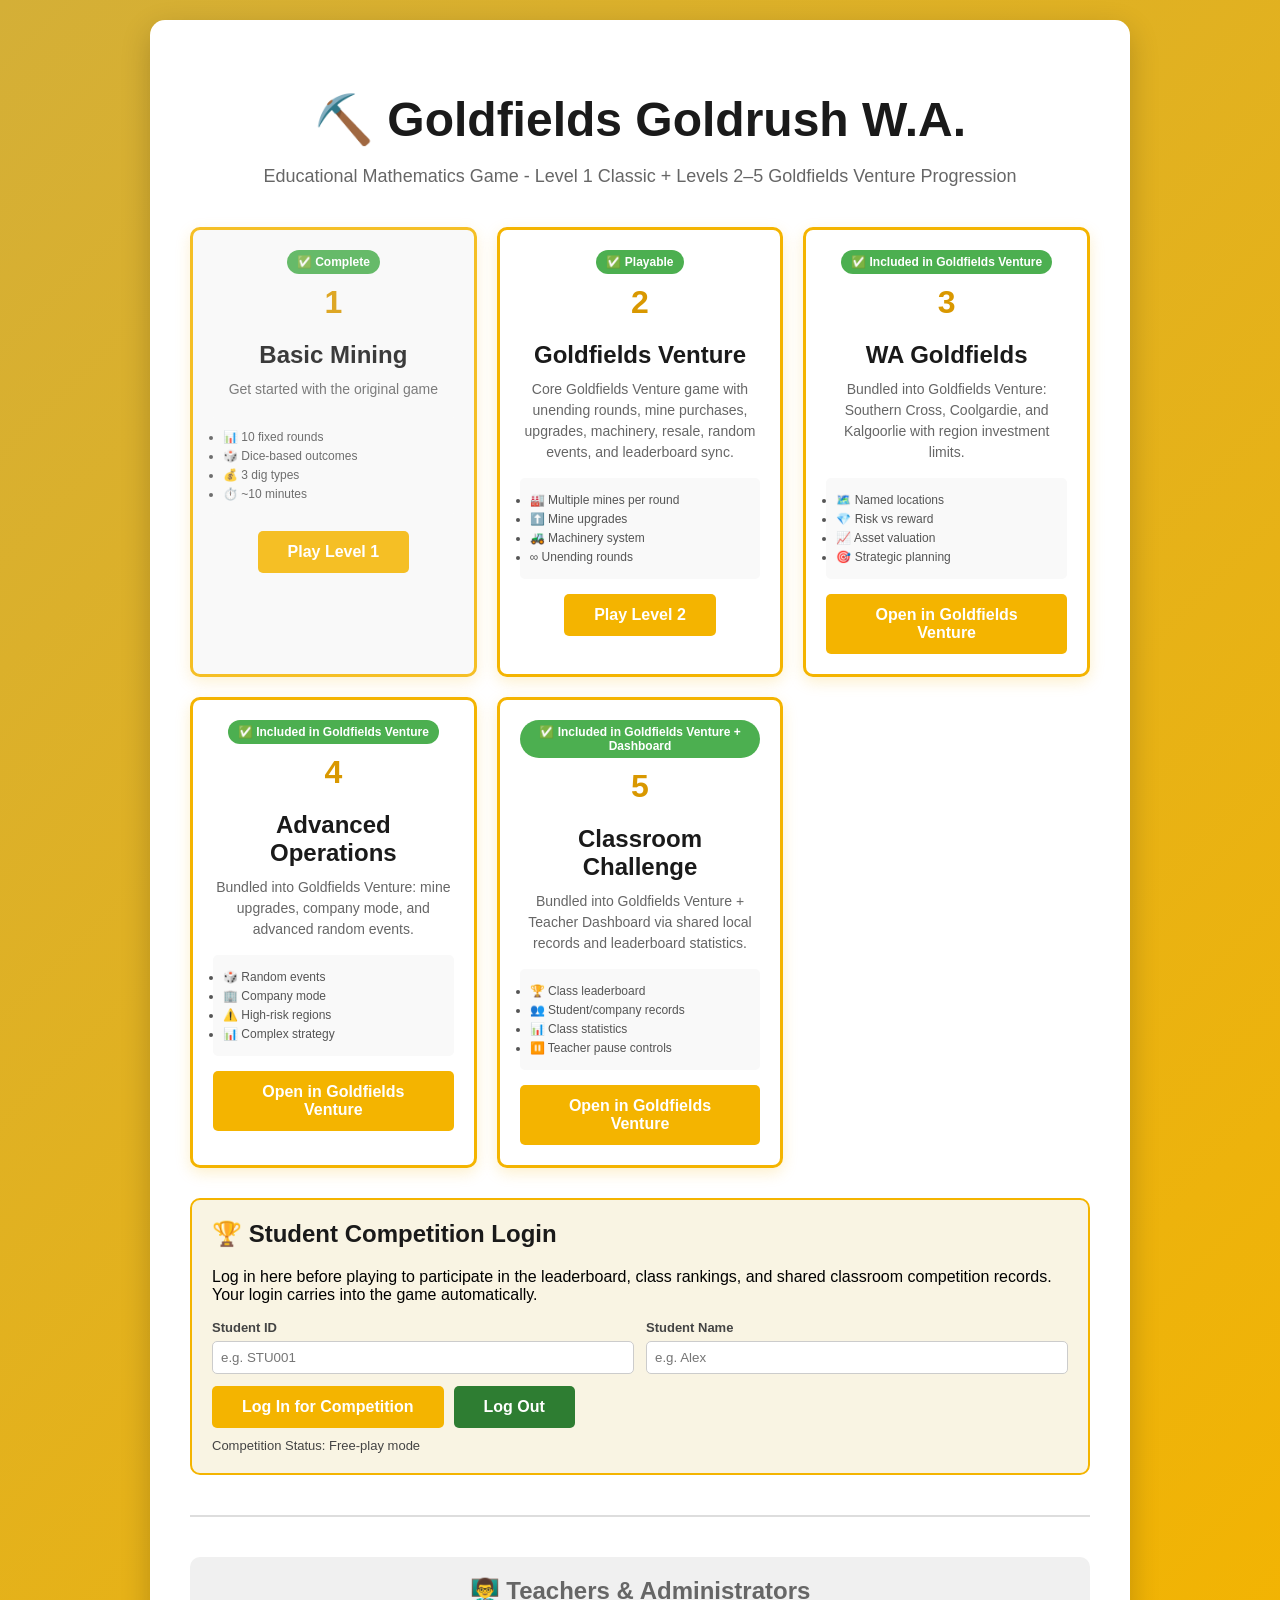
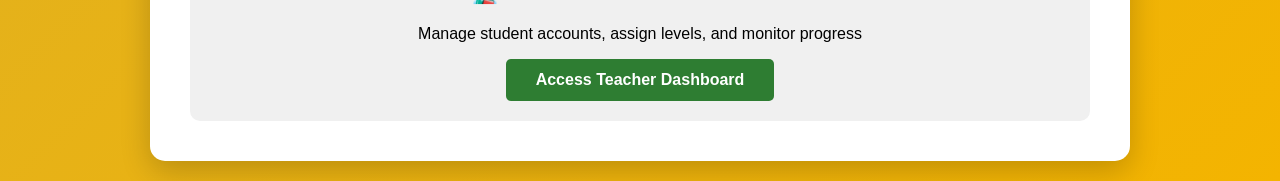
<file: index.html>
<!DOCTYPE html>
<html lang="en">
<head>
    <meta charset="UTF-8">
    <meta name="viewport" content="width=device-width, initial-scale=1.0">
    <title>Goldfields Goldrush W.A. - Level Selector</title>
    <style>
        body {
            font-family: Arial, sans-serif;
            background: linear-gradient(135deg, #d4af37 0%, #f4b400 100%);
            min-height: 100vh;
            margin: 0;
            padding: 20px;
        }

        .skip-link {
            position: absolute;
            top: -40px;
            left: 10px;
            background: #1a73e8;
            color: #fff;
            padding: 8px 12px;
            border-radius: 4px;
            text-decoration: none;
            z-index: 1000;
        }

        .skip-link:focus {
            top: 10px;
        }

        .container {
            max-width: 900px;
            margin: auto;
            background: white;
            padding: 40px;
            border-radius: 15px;
            box-shadow: 0 10px 30px rgba(0,0,0,0.2);
        }

        h1 {
            text-align: center;
            color: #1a1a1a;
            font-size: 48px;
            margin-bottom: 10px;
        }

        .subtitle {
            text-align: center;
            color: #666;
            font-size: 18px;
            margin-bottom: 40px;
        }

        .levels-grid {
            display: grid;
            grid-template-columns: repeat(auto-fit, minmax(280px, 1fr));
            gap: 20px;
            margin-bottom: 30px;
        }

        .level-card {
            background: white;
            border: 3px solid #f4b400;
            border-radius: 10px;
            padding: 20px;
            text-align: center;
            transition: all 0.3s ease;
            cursor: pointer;
            box-shadow: 0 5px 15px rgba(244, 180, 0, 0.2);
        }

        .level-card:hover {
            transform: translateY(-5px);
            box-shadow: 0 10px 25px rgba(244, 180, 0, 0.4);
            border-color: #d99800;
        }

        .level-card.archived {
            opacity: 0.85;
            background: #f9f9f9;
        }

        .level-card.coming-soon {
            opacity: 0.6;
            cursor: not-allowed;
            background: #f0f0f0;
        }

        .level-number {
            font-size: 32px;
            font-weight: bold;
            color: #d99800;
            margin-bottom: 10px;
        }

        .level-title {
            font-size: 24px;
            font-weight: bold;
            color: #1a1a1a;
            margin-bottom: 10px;
        }

        .level-description {
            color: #666;
            font-size: 14px;
            margin-bottom: 15px;
            line-height: 1.5;
        }

        .level-features {
            text-align: left;
            background: #f9f9f9;
            padding: 10px;
            border-radius: 5px;
            margin-bottom: 15px;
            font-size: 12px;
            color: #555;
        }

        .level-features li {
            margin: 5px 0;
        }

        .btn-play {
            display: inline-block;
            text-decoration: none;
            background: #f4b400;
            color: white;
            border: none;
            padding: 12px 30px;
            border-radius: 5px;
            font-size: 16px;
            font-weight: bold;
            cursor: pointer;
            transition: all 0.3s ease;
        }

        .btn-play:hover {
            background: #d99800;
            transform: scale(1.05);
        }

        .btn-play:focus-visible,
        .btn-teacher:focus-visible {
            outline: 3px solid #1a73e8;
            outline-offset: 2px;
        }

        .status-badge {
            display: inline-block;
            padding: 5px 10px;
            border-radius: 20px;
            font-size: 12px;
            font-weight: bold;
            margin-bottom: 10px;
        }

        .status-complete {
            background: #4caf50;
            color: white;
        }

        .status-archived {
            background: #ff9800;
            color: white;
        }

        .status-coming {
            background: #999;
            color: white;
        }

        .divider {
            margin: 40px 0;
            border: none;
            border-top: 2px solid #ddd;
        }

        .admin-section {
            background: #f0f0f0;
            padding: 20px;
            border-radius: 10px;
            text-align: center;
        }

        .competition-login {
            background: #f9f4e3;
            border: 2px solid #f4b400;
            border-radius: 10px;
            padding: 20px;
            margin-top: 10px;
        }

        .competition-login h2 {
            margin-top: 0;
            color: #1a1a1a;
        }

        .login-grid {
            display: grid;
            grid-template-columns: repeat(auto-fit, minmax(220px, 1fr));
            gap: 12px;
            margin: 12px 0;
        }

        .login-grid label {
            font-size: 13px;
            color: #444;
            font-weight: bold;
        }

        .login-grid input {
            width: 100%;
            margin-top: 6px;
            padding: 8px;
            border: 1px solid #ccc;
            border-radius: 5px;
            box-sizing: border-box;
        }

        .login-actions {
            display: flex;
            gap: 10px;
            flex-wrap: wrap;
            margin-bottom: 10px;
        }

        .login-actions .btn-play,
        .login-actions .btn-teacher {
            width: auto;
        }

        #competitionLoginMessage {
            margin: 0;
            color: #444;
            font-size: 13px;
        }

        .admin-section h2 {
            color: #666;
            margin-top: 0;
        }

        .btn-teacher {
            display: inline-block;
            text-decoration: none;
            background: #2e7d32;
            color: white;
            border: none;
            padding: 12px 30px;
            border-radius: 5px;
            font-size: 16px;
            font-weight: bold;
            cursor: pointer;
            transition: all 0.3s ease;
        }

        .btn-teacher:hover {
            background: #1b5e20;
            transform: scale(1.05);
        }

        @media (max-width: 600px) {
            .container {
                padding: 20px;
            }

            h1 {
                font-size: 36px;
            }

            .levels-grid {
                grid-template-columns: 1fr;
            }
        }
    </style>
</head>
<body>
    <a class="skip-link" href="#main-content">Skip to main content</a>

    <div class="container">
        <header>
            <h1>⛏️ Goldfields Goldrush W.A.</h1>
            <p class="subtitle">Educational Mathematics Game - Level 1 Classic + Levels 2–5 Goldfields Venture Progression</p>
        </header>

        <main id="main-content">
            <section aria-label="Game levels" class="levels-grid">
                <!-- LEVEL 1: Basic Mining -->
                <article class="level-card archived">
                    <span class="status-badge status-complete">✅ Complete</span>
                    <div class="level-number">1</div>
                    <h2 class="level-title">Basic Mining</h2>
                    <div class="level-description">Get started with the original game</div>
                    <ul class="level-features">
                        <li>📊 10 fixed rounds</li>
                        <li>🎲 Dice-based outcomes</li>
                        <li>💰 3 dig types</li>
                        <li>⏱️ ~10 minutes</li>
                    </ul>
                    <a class="btn-play" href="levels/level-1-basic/index.html">Play Level 1</a>
                </article>

                <!-- LEVEL 2: Goldfields Venture -->
                <article class="level-card">
                    <span class="status-badge status-complete">✅ Playable</span>
                    <div class="level-number">2</div>
                    <h2 class="level-title">Goldfields Venture</h2>
                    <div class="level-description">Core Goldfields Venture game with unending rounds, mine purchases, upgrades, machinery, resale, random events, and leaderboard sync.</div>
                    <ul class="level-features">
                        <li>🏭 Multiple mines per round</li>
                        <li>⬆️ Mine upgrades</li>
                        <li>🚜 Machinery system</li>
                        <li>∞ Unending rounds</li>
                    </ul>
                    <a class="btn-play" href="levels/level-2-tycoon/index.html?level=2">Play Level 2</a>
                </article>

                <!-- LEVEL 3: WA Regions -->
                <article class="level-card">
                    <span class="status-badge status-complete">✅ Included in Goldfields Venture</span>
                    <div class="level-number">3</div>
                    <h2 class="level-title">WA Goldfields</h2>
                    <div class="level-description">Bundled into Goldfields Venture: Southern Cross, Coolgardie, and Kalgoorlie with region investment limits.</div>
                    <ul class="level-features">
                        <li>🗺️ Named locations</li>
                        <li>💎 Risk vs reward</li>
                        <li>📈 Asset valuation</li>
                        <li>🎯 Strategic planning</li>
                    </ul>
                    <a class="btn-play" href="levels/level-2-tycoon/index.html?level=3">Open in Goldfields Venture</a>
                </article>

                <!-- LEVEL 4: Advanced -->
                <article class="level-card">
                    <span class="status-badge status-complete">✅ Included in Goldfields Venture</span>
                    <div class="level-number">4</div>
                    <h2 class="level-title">Advanced Operations</h2>
                    <div class="level-description">Bundled into Goldfields Venture: mine upgrades, company mode, and advanced random events.</div>
                    <ul class="level-features">
                        <li>🎲 Random events</li>
                        <li>🏢 Company mode</li>
                        <li>⚠️ High-risk regions</li>
                        <li>📊 Complex strategy</li>
                    </ul>
                    <a class="btn-play" href="levels/level-2-tycoon/index.html?level=4">Open in Goldfields Venture</a>
                </article>

                <!-- LEVEL 5: Multiplayer -->
                <article class="level-card">
                    <span class="status-badge status-complete">✅ Included in Goldfields Venture + Dashboard</span>
                    <div class="level-number">5</div>
                    <h2 class="level-title">Classroom Challenge</h2>
                    <div class="level-description">Bundled into Goldfields Venture + Teacher Dashboard via shared local records and leaderboard statistics.</div>
                    <ul class="level-features">
                        <li>🏆 Class leaderboard</li>
                        <li>👥 Student/company records</li>
                        <li>📊 Class statistics</li>
                        <li>⏸️ Teacher pause controls</li>
                    </ul>
                    <a class="btn-play" href="levels/level-2-tycoon/index.html?level=5">Open in Goldfields Venture</a>
                </article>
            </section>

            <section class="competition-login" aria-label="Competition login">
                <h2>🏆 Student Competition Login</h2>
                <p>Log in here before playing to participate in the leaderboard, class rankings, and shared classroom competition records. Your login carries into the game automatically.</p>
                <div class="login-grid">
                    <label>
                        Student ID
                        <input id="competitionStudentId" type="text" maxlength="40" placeholder="e.g. STU001">
                    </label>
                    <label>
                        Student Name
                        <input id="competitionStudentName" type="text" maxlength="60" placeholder="e.g. Alex">
                    </label>
                </div>
                <div class="login-actions">
                    <button id="competitionLoginBtn" class="btn-play" type="button">Log In for Competition</button>
                    <button id="competitionLogoutBtn" class="btn-teacher" type="button">Log Out</button>
                </div>
                <p id="competitionLoginMessage">Competition Status: Free-play mode</p>
            </section>

            <div class="divider"></div>

            <!-- TEACHER SECTION -->
            <section class="admin-section" aria-label="Teacher and administrator tools">
                <h2>👨‍🏫 Teachers & Administrators</h2>
                <p>Manage student accounts, assign levels, and monitor progress</p>
                <a class="btn-teacher" href="teacher/dashboard.html">Access Teacher Dashboard</a>
            </section>
        </main>
    </div>
    <script>
        const TEACHER_DASHBOARD_KEY = 'teacher_dashboard';
        const STUDENT_SESSION_KEY = 'wa_gold_rush_student_session';

        function getTeacherStudents() {
            try {
                const data = JSON.parse(localStorage.getItem(TEACHER_DASHBOARD_KEY));
                return Array.isArray(data?.students) ? data.students : [];
            } catch (error) {
                return [];
            }
        }

        function getStudentSession() {
            try {
                const session = JSON.parse(sessionStorage.getItem(STUDENT_SESSION_KEY));
                return session && typeof session === 'object' ? session : null;
            } catch (error) {
                return null;
            }
        }

        function findMatchingStudent(studentId, studentName) {
            const id = String(studentId || '').trim().toLowerCase();
            const name = String(studentName || '').trim().toLowerCase();
            if (!id || !name) return null;
            return getTeacherStudents().find(student =>
                String(student?.displayId || student?.id || '').trim().toLowerCase() === id &&
                String(student?.name || '').trim().toLowerCase() === name
            ) || null;
        }

        function renderCompetitionMessage(text) {
            document.getElementById('competitionLoginMessage').textContent = text;
        }

        function renderCompetitionSessionStatus() {
            const session = getStudentSession();
            if (!session) {
                renderCompetitionMessage('Competition Status: Free-play mode');
                return;
            }

            const matched = findMatchingStudent(session.studentId, session.studentName);
            if (!matched) {
                sessionStorage.removeItem(STUDENT_SESSION_KEY);
                renderCompetitionMessage('Competition Status: Session invalid. Please log in again or contact your teacher.');
                return;
            }

            renderCompetitionMessage(`Competition Status: Logged in as ${matched.name} (${matched.displayId || matched.id})`);
            document.getElementById('competitionStudentId').value = matched.displayId || matched.id;
            document.getElementById('competitionStudentName').value = matched.name;
        }

        document.getElementById('competitionLoginBtn').addEventListener('click', () => {
            const studentId = document.getElementById('competitionStudentId').value.trim();
            const studentName = document.getElementById('competitionStudentName').value.trim();
            if (!studentId || !studentName) {
                renderCompetitionMessage('Enter both Student ID and Student Name to log in for competition.');
                return;
            }

            const matched = findMatchingStudent(studentId, studentName);
            if (!matched) {
                renderCompetitionMessage('Login failed. Please verify your Student ID and Student Name with your teacher.');
                return;
            }

            sessionStorage.setItem(STUDENT_SESSION_KEY, JSON.stringify({
                studentId: matched.displayId || matched.id,
                studentName: matched.name
            }));
            renderCompetitionSessionStatus();
        });

        document.getElementById('competitionLogoutBtn').addEventListener('click', () => {
            sessionStorage.removeItem(STUDENT_SESSION_KEY);
            renderCompetitionSessionStatus();
        });

        renderCompetitionSessionStatus();
    </script>
</body>
</html>
</file>
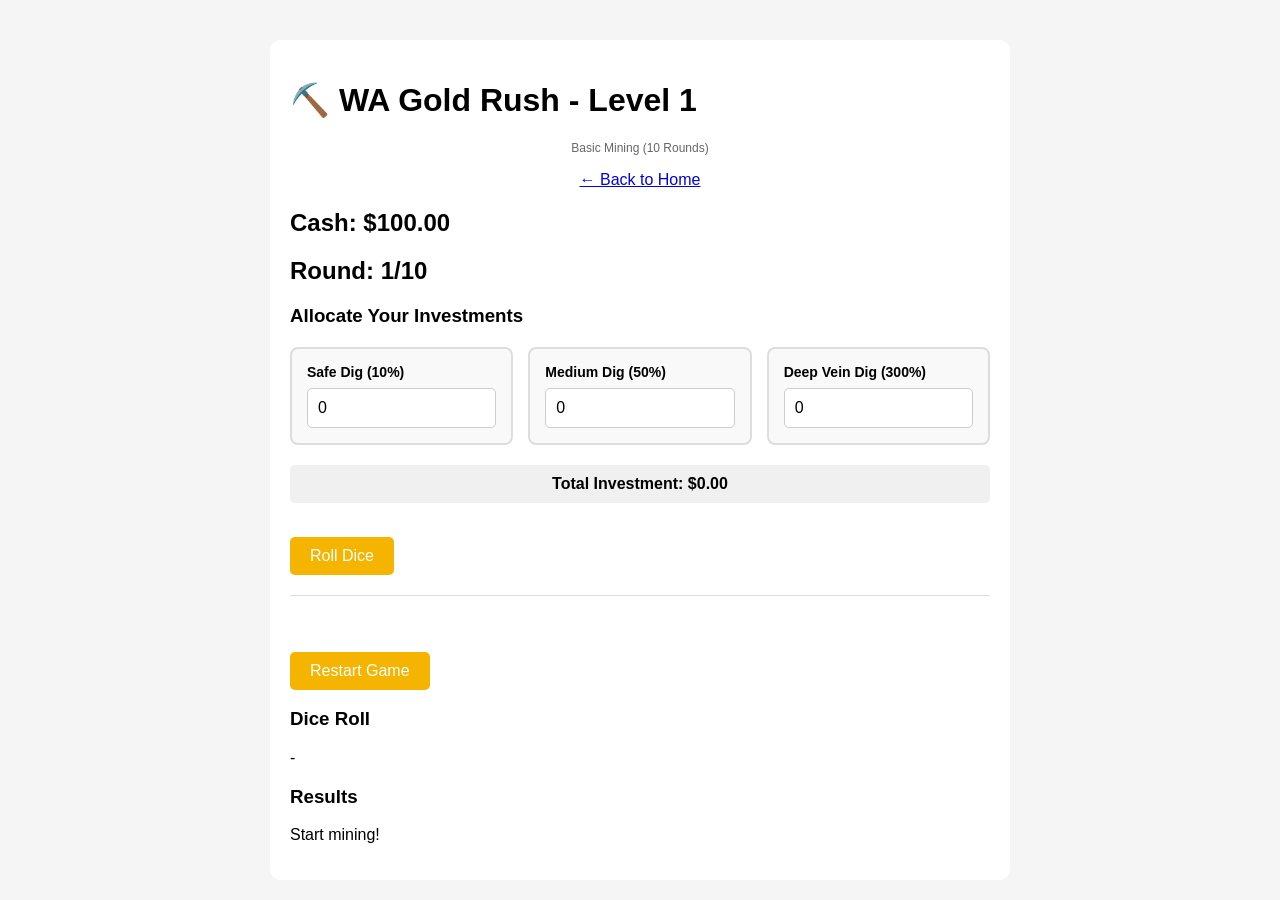
<file: levels/level-1-basic/index.html>
<!DOCTYPE html>
<html lang="en">
<head>
    <meta charset="UTF-8">
    <meta name="viewport" content="width=device-width, initial-scale=1.0">
    <title>WA Gold Rush - Level 1</title>
    <link rel="stylesheet" href="style.css">
</head>
<body>

    <div class="container">

        <h1>⛏️ WA Gold Rush - Level 1</h1>
        <p style="text-align: center; color: #666; font-size: 12px;">Basic Mining (10 Rounds)</p>
        <p style="text-align: center;"><a href="../../index.html">← Back to Home</a></p>

        <h2>Cash: $<span id="cash">100.00</span></h2>

        <h2>Round: <span id="round">1</span>/10</h2>

        <h3>Allocate Your Investments</h3>
        
        <div class="investment-grid">
            <div class="investment-box">
                <label for="investment-safe">Safe Dig (10%)</label>
                <input type="number" id="investment-safe" value="0" min="0">
            </div>

            <div class="investment-box">
                <label for="investment-medium">Medium Dig (50%)</label>
                <input type="number" id="investment-medium" value="0" min="0">
            </div>

            <div class="investment-box">
                <label for="investment-deep">Deep Vein Dig (300%)</label>
                <input type="number" id="investment-deep" value="0" min="0">
            </div>
        </div>

        <p class="total-investment">Total Investment: $<span id="total-investment">0.00</span></p>

        <br>

        <!-- Give the buttons IDs so script.js can attach listeners -->
        <button id="playButton" type="button">Roll Dice</button>

        <hr>

        <br><br>

        <button id="resetButton" type="button">Restart Game</button>
        
        <h3>Dice Roll</h3>
        <p id="dice">-</p>

        <h3>Results</h3>
        <div id="results-container">
            <p id="result">Start mining!</p>
        </div>

    </div>

  <script src="script.js"></script>

</body>
</html>
</file>
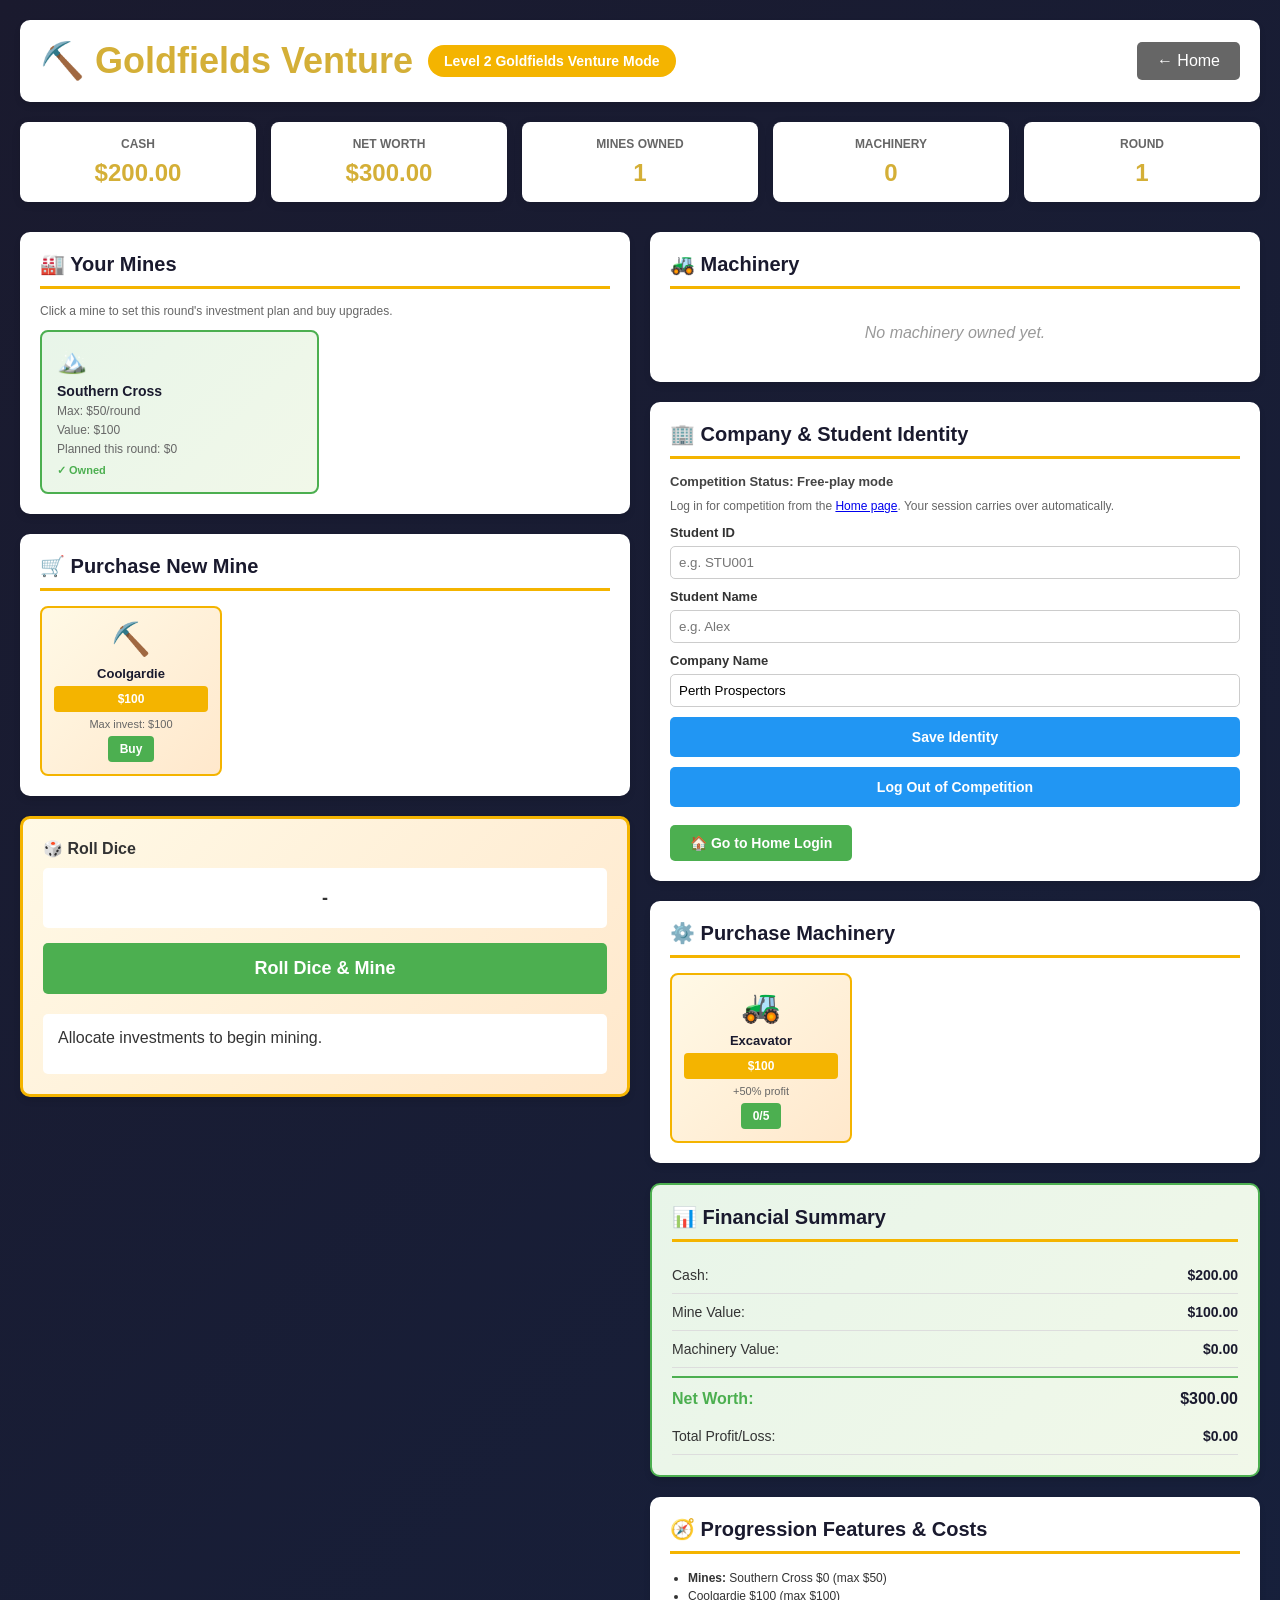
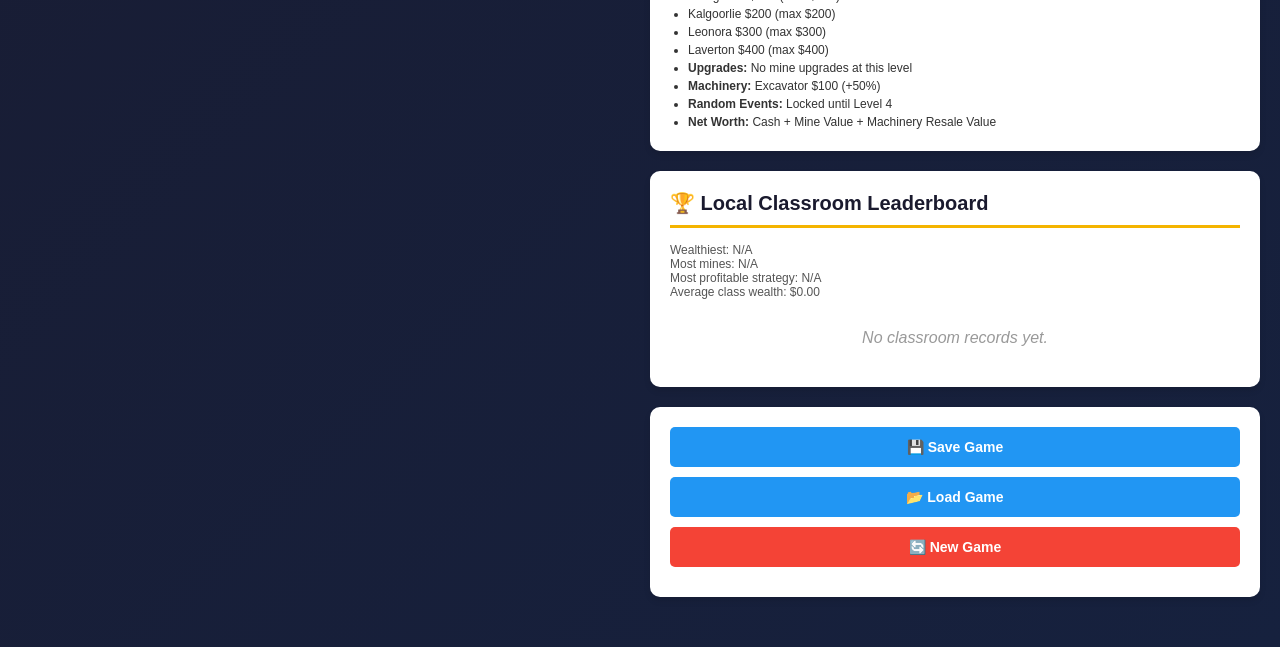
<file: levels/level-2-tycoon/index.html>
<!DOCTYPE html>
<html lang="en">
<head>
    <meta charset="UTF-8">
    <meta name="viewport" content="width=device-width, initial-scale=1.0">
    <title>Goldfields Goldrush W.A. - Level 2: Goldfields Venture</title>
    <link rel="stylesheet" href="style.css">
</head>
<body>
    <div class="container">
        <header class="game-header">
            <div class="header-left">
                <h1>⛏️ Goldfields Venture</h1>
                <p class="level-badge">Levels 2–5 Goldfields Venture Mode</p>
            </div>
            <nav class="header-nav">
                <a href="../../index.html" class="btn-nav">← Home</a>
            </nav>
        </header>

        <div id="pause-banner" class="pause-banner hidden">
            ⏸️ Game paused by teacher.
        </div>

        <!-- MAIN STATS BAR -->
        <div class="stats-bar">
            <div class="stat-item">
                <span class="stat-label">Cash</span>
                <span class="stat-value" id="cash">$0.00</span>
            </div>
            <div class="stat-item">
                <span class="stat-label">Net Worth</span>
                <span class="stat-value" id="netWorth">$0.00</span>
            </div>
            <div class="stat-item">
                <span class="stat-label">Mines Owned</span>
                <span class="stat-value" id="minesOwned">1</span>
            </div>
            <div class="stat-item">
                <span class="stat-label">Machinery</span>
                <span class="stat-value" id="machineryCount">0</span>
            </div>
            <div class="stat-item">
                <span class="stat-label">Round</span>
                <span class="stat-value" id="round">1</span>
            </div>
        </div>

        <!-- MAIN GAME AREA (Two columns) -->
        <div class="main-content">
            
            <!-- LEFT COLUMN: Mines & Investments -->
            <div class="left-panel">
                <section class="panel-section">
                    <h2>🏭 Your Mines</h2>
                    <p class="panel-note">Click a mine to set this round's investment plan and buy upgrades.</p>
                    <div id="mines-container" class="mines-grid">
                        <!-- Dynamically populated -->
                    </div>
                </section>

                <!-- MINE SHOP -->
                <section class="panel-section">
                    <h2>🛒 Purchase New Mine</h2>
                    <div id="mine-shop" class="shop-grid">
                        <!-- Dynamically populated -->
                    </div>
                </section>

                <!-- ROLL DICE SECTION -->
                <section class="panel-section dice-section">
                    <h3>🎲 Roll Dice</h3>
                    <p id="dice-display">-</p>
                    <button id="rollButton" class="btn-primary btn-large">Roll Dice & Mine</button>
                    <div id="results-container" class="results-display">
                        <p id="result-text">Allocate investments to begin mining.</p>
                    </div>
                </section>
            </div>

            <!-- RIGHT COLUMN: Machinery & Upgrades -->
            <div class="right-panel">
                
                <!-- MACHINERY SECTION -->
                <section class="panel-section">
                    <h2>🚜 Machinery</h2>
                    <div id="machinery-list" class="machinery-list">
                        <p class="empty-state">No machinery owned yet.</p>
                    </div>
                </section>

                <section class="panel-section">
                    <h2>🏢 Company & Student Identity</h2>
                    <p id="competition-status" class="competition-status">Competition Status: Free-play mode</p>
                    <p class="panel-note">Log in for competition from the <a href="../../index.html">Home page</a>. Your session carries over automatically.</p>
                    <div class="identity-grid">
                        <label>Student ID <input id="studentIdInput" type="text" maxlength="30" placeholder="e.g. STU001"></label>
                        <label>Student Name <input id="studentNameInput" type="text" maxlength="50" placeholder="e.g. Alex"></label>
                        <label>Company Name <input id="companyNameInput" type="text" maxlength="50" placeholder="e.g. Perth Prospectors"></label>
                    </div>
                    <button id="saveIdentityButton" class="btn-secondary">Save Identity</button>
                    <button id="competitionLogoutButton" class="btn-secondary">Log Out of Competition</button>
                    <a class="btn-cta-nav" href="../../index.html">🏠 Go to Home Login</a>
                </section>

                <!-- MACHINERY SHOP -->
                <section class="panel-section">
                    <h2>⚙️ Purchase Machinery</h2>
                    <div id="machinery-shop" class="shop-grid">
                        <!-- Dynamically populated -->
                    </div>
                </section>

                <!-- STATS SUMMARY -->
                <section class="panel-section stats-summary">
                    <h2>📊 Financial Summary</h2>
                    <div class="summary-row">
                        <span>Cash:</span>
                        <span class="summary-value" id="summary-cash">$0.00</span>
                    </div>
                    <div class="summary-row">
                        <span>Mine Value:</span>
                        <span class="summary-value" id="summary-mines">$0.00</span>
                    </div>
                    <div class="summary-row">
                        <span>Machinery Value:</span>
                        <span class="summary-value" id="summary-machinery">$0.00</span>
                    </div>
                    <div class="summary-row total">
                        <span>Net Worth:</span>
                        <span class="summary-value" id="summary-networth">$0.00</span>
                    </div>
                    <div class="summary-row">
                        <span>Total Profit/Loss:</span>
                        <span class="summary-value" id="summary-total">$0.00</span>
                    </div>
                </section>

                <section class="panel-section">
                    <h2>🧭 Progression Features & Costs</h2>
                    <div id="features-costs"></div>
                </section>

                <section class="panel-section">
                    <h2>🏆 Local Classroom Leaderboard</h2>
                    <p id="competition-lock-message" class="competition-lock-message hidden"></p>
                    <div id="leaderboard-summary" class="leaderboard-summary"></div>
                    <div id="leaderboard-list"></div>
                </section>

                <!-- CONTROLS -->
                <section class="panel-section">
                    <button id="saveButton" class="btn-secondary">💾 Save Game</button>
                    <button id="loadButton" class="btn-secondary">📂 Load Game</button>
                    <button id="resetButton" class="btn-danger">🔄 New Game</button>
                </section>
            </div>
        </div>
    </div>

    <!-- MODAL: Mine Details & Upgrades -->
    <div id="mineModal" class="modal">
        <div class="modal-content">
            <span class="modal-close">&times;</span>
            <h2 id="modalMineTitle">Mine Details</h2>
            
            <div class="modal-body">
                <div class="mine-details">
                    <p id="modalMineDesc"></p>
                    <p id="modalMaxInvestment"></p>
                </div>

                <h3>Mine Upgrades</h3>
                <div id="modalUpgrades" class="upgrade-list">
                    <!-- Dynamically populated -->
                </div>

                <h3>Investment Allocation</h3>
                <div id="modalInvestments" class="investment-grid">
                    <!-- Dynamically populated -->
                </div>
                <button id="saveMinePlanButton" class="btn-primary">Save Mine Plan</button>
            </div>
        </div>
    </div>

    <!-- MODAL: Purchase Confirmation -->
    <div id="purchaseModal" class="modal">
        <div class="modal-content">
            <span class="modal-close">&times;</span>
            <h2 id="purchaseTitle">Confirm Purchase</h2>
            <p id="purchaseDesc"></p>
            <p id="purchasePrice"></p>
            <div class="modal-buttons">
                <button id="confirmPurchase" class="btn-primary">Confirm</button>
                <button id="cancelPurchase" class="btn-secondary">Cancel</button>
            </div>
        </div>
    </div>

    <script src="game-state.js"></script>
    <script src="../../teacher/dashboard-state.js"></script>
    <script src="script.js"></script>
</body>
</html>
</file>
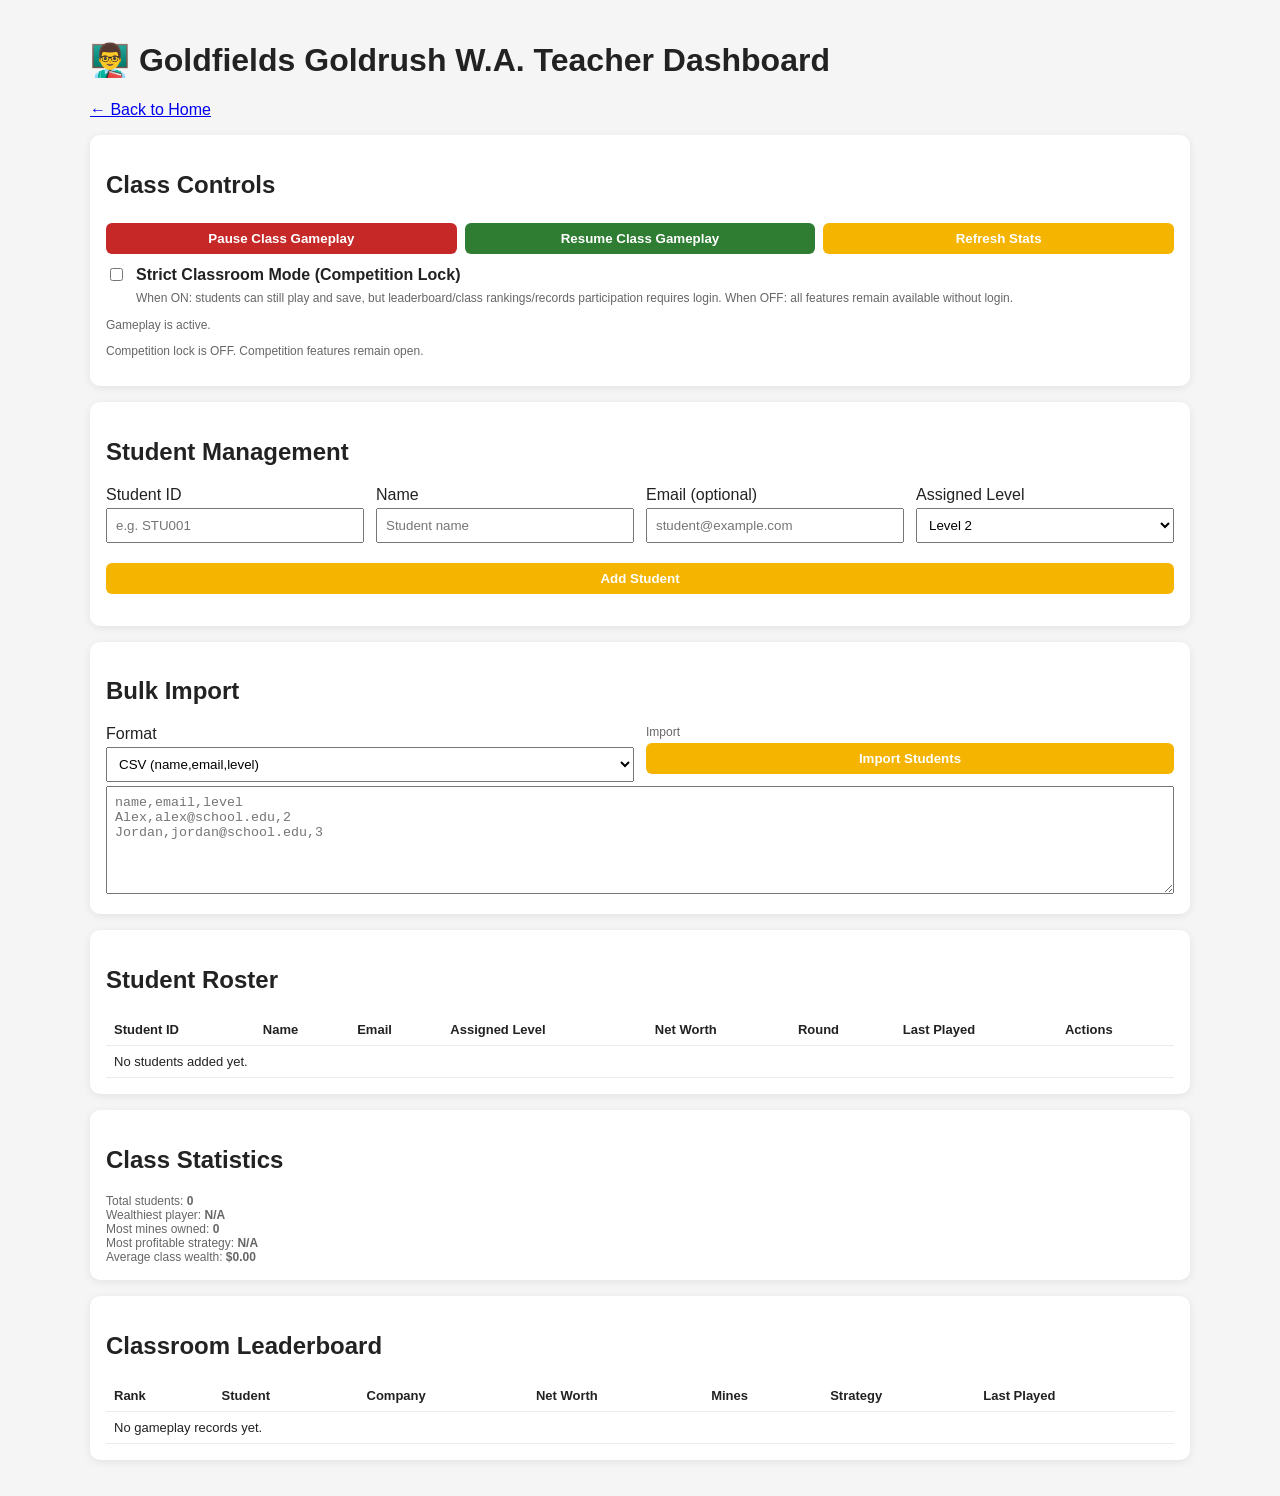
<file: teacher/dashboard.html>
<!DOCTYPE html>
<html lang="en">
<head>
    <meta charset="UTF-8">
    <meta name="viewport" content="width=device-width, initial-scale=1.0">
    <title>Goldfields Goldrush W.A. - Teacher Dashboard</title>
    <style>
        body { font-family: Arial, sans-serif; margin: 0; background: #f5f5f5; color: #222; }
        .container { max-width: 1100px; margin: 0 auto; padding: 20px; }
        .card { background: #fff; border-radius: 10px; padding: 16px; margin-bottom: 16px; box-shadow: 0 2px 8px rgba(0,0,0,.08); }
        .grid { display: grid; gap: 12px; grid-template-columns: repeat(auto-fit, minmax(240px, 1fr)); }
        input, textarea, select, button { width: 100%; padding: 8px; box-sizing: border-box; margin-top: 4px; }
        button { cursor: pointer; border: 0; border-radius: 6px; font-weight: bold; }
        .btn { background: #f4b400; color: #fff; }
        .btn-secondary { background: #2e7d32; color: #fff; }
        .btn-danger { background: #c62828; color: #fff; }
        table { width: 100%; border-collapse: collapse; font-size: 13px; }
        th, td { padding: 8px; border-bottom: 1px solid #ececec; text-align: left; vertical-align: middle; }
        .row-actions { display: grid; gap: 8px; grid-template-columns: 1fr 1fr 1fr; }
        .muted { color: #666; font-size: 12px; }
        .inline-actions { display: flex; gap: 6px; align-items: center; }
        .inline-actions button { width: auto; padding: 6px 10px; }
        .edit-input { width: 100%; margin: 0; padding: 6px; }
        .edit-select { width: 100%; margin: 0; padding: 6px; }
        .toggle-row { display: flex; gap: 10px; align-items: flex-start; margin-top: 12px; }
        .toggle-row input[type="checkbox"] { width: auto; margin-top: 2px; }
        .toggle-copy strong { display: block; margin-bottom: 4px; }
    </style>
</head>
<body>
    <div class="container">
        <h1>👨‍🏫 Goldfields Goldrush W.A. Teacher Dashboard</h1>
        <p><a href="../index.html">← Back to Home</a></p>

        <section class="card">
            <h2>Class Controls</h2>
            <div class="row-actions">
                <button id="pauseClassBtn" class="btn-danger">Pause Class Gameplay</button>
                <button id="resumeClassBtn" class="btn-secondary">Resume Class Gameplay</button>
                <button id="refreshBtn" class="btn">Refresh Stats</button>
            </div>
            <label class="toggle-row" for="strictModeToggle">
                <input id="strictModeToggle" type="checkbox">
                <span class="toggle-copy">
                    <strong>Strict Classroom Mode (Competition Lock)</strong>
                    <span class="muted">When ON: students can still play and save, but leaderboard/class rankings/records participation requires login. When OFF: all features remain available without login.</span>
                </span>
            </label>
            <p id="pauseStatus" class="muted"></p>
            <p id="strictModeStatus" class="muted"></p>
        </section>

        <section class="card">
            <h2>Student Management</h2>
            <div class="grid">
                <label>Student ID <input id="studentDisplayId" type="text" placeholder="e.g. STU001"></label>
                <label>Name <input id="studentName" type="text" placeholder="Student name"></label>
                <label>Email (optional) <input id="studentEmail" type="email" placeholder="student@example.com"></label>
                <label>Assigned Level
                    <select id="studentLevel">
                        <option value="1">Level 1</option>
                        <option value="2" selected>Level 2</option>
                        <option value="3">Level 3</option>
                        <option value="4">Level 4</option>
                        <option value="5">Level 5</option>
                    </select>
                </label>
            </div>
            <p><button id="addStudentBtn" class="btn">Add Student</button></p>
        </section>

        <section class="card">
            <h2>Bulk Import</h2>
            <div class="grid">
                <label>Format
                    <select id="importFormat">
                        <option value="csv">CSV (name,email,level)</option>
                        <option value="json">JSON</option>
                    </select>
                </label>
                <div>
                    <div class="muted">Import</div>
                    <button id="importBtn" class="btn">Import Students</button>
                </div>
            </div>
            <textarea id="bulkInput" rows="6" placeholder="name,email,level&#10;Alex,alex@school.edu,2&#10;Jordan,jordan@school.edu,3"></textarea>
        </section>

        <section class="card">
            <h2>Student Roster</h2>
            <table>
                <thead>
                    <tr>
                        <th>Student ID</th>
                        <th>Name</th>
                        <th>Email</th>
                        <th>Assigned Level</th>
                        <th>Net Worth</th>
                        <th>Round</th>
                        <th>Last Played</th>
                        <th>Actions</th>
                    </tr>
                </thead>
                <tbody id="rosterBody"></tbody>
            </table>
        </section>

        <section class="card">
            <h2>Class Statistics</h2>
            <div id="classStats" class="muted">No data yet.</div>
        </section>

        <section class="card">
            <h2>Classroom Leaderboard</h2>
            <table>
                <thead>
                    <tr>
                        <th>Rank</th>
                        <th>Student</th>
                        <th>Company</th>
                        <th>Net Worth</th>
                        <th>Mines</th>
                        <th>Strategy</th>
                        <th>Last Played</th>
                    </tr>
                </thead>
                <tbody id="leaderboardBody"></tbody>
            </table>
        </section>
    </div>

    <script src="dashboard-state.js"></script>
    <script>
        const CLASS_RECORDS_KEY = 'wa_gold_rush_class_records';
        const PAUSE_STATE_KEY = 'wa_gold_rush_pause_state';
        const STRICT_MODE_KEY = 'wa_gold_rush_strict_mode';
        const dashboard = new TeacherDashboard();
        dashboard.loadFromLocalStorage();

        function getRecords() {
            try {
                const raw = localStorage.getItem(CLASS_RECORDS_KEY);
                if (!raw) return [];
                const records = JSON.parse(raw);
                return Array.isArray(records) ? records : [];
            } catch (error) {
                console.error('Failed to load class records:', error);
                return [];
            }
        }

        function syncFromRecords() {
            getRecords().forEach(record => dashboard.syncFromPlayerRecord(record));
            dashboard.saveToLocalStorage();
        }

        function renderPauseStatus() {
            let paused = false;
            try {
                paused = !!JSON.parse(localStorage.getItem(PAUSE_STATE_KEY))?.paused;
            } catch (error) {
                console.error('Failed to load pause state:', error);
            }
            document.getElementById('pauseStatus').textContent = paused
                ? 'Gameplay is currently paused.'
                : 'Gameplay is active.';
        }

        function isStrictModeEnabled() {
            try {
                return !!JSON.parse(localStorage.getItem(STRICT_MODE_KEY))?.enabled;
            } catch (error) {
                return false;
            }
        }

        function renderStrictModeStatus() {
            const strictModeEnabled = isStrictModeEnabled();
            document.getElementById('strictModeToggle').checked = strictModeEnabled;
            document.getElementById('strictModeStatus').textContent = strictModeEnabled
                ? 'Competition lock is ON. Login is required for leaderboard, rankings, and shared records.'
                : 'Competition lock is OFF. Competition features remain open.';
        }

        function renderStats() {
            syncFromRecords();
            const stats = dashboard.calculateClassStats();
            const records = getRecords();
            const byStrategy = {};
            records.forEach(r => {
                const key = r.strategyLabel || 'Unknown';
                byStrategy[key] = (byStrategy[key] || 0) + 1;
            });
            const topStrategy = Object.entries(byStrategy).sort((a, b) => b[1] - a[1])[0]?.[0] || 'N/A';

            document.getElementById('classStats').innerHTML = `
                Total students: <strong>${stats.totalStudents}</strong><br>
                Wealthiest player: <strong>${escHtml(stats.wealthiestStudent?.gameState?.companyName || stats.wealthiestStudent?.name || 'N/A')}</strong><br>
                Most mines owned: <strong>${stats.mostMinesOwned}</strong><br>
                Most profitable strategy: <strong>${escHtml(topStrategy)}</strong><br>
                Average class wealth: <strong>$${(stats.averageNetWorth || 0).toFixed(2)}</strong>
            `;
        }

        function renderLeaderboard() {
            const body = document.getElementById('leaderboardBody');
            const records = getRecords().sort((a, b) => b.netWorth - a.netWorth);
            if (!records.length) {
                body.innerHTML = '<tr><td colspan="7">No gameplay records yet.</td></tr>';
                return;
            }
            body.innerHTML = records.map((record, index) => `
                <tr>
                    <td>${index + 1}</td>
                    <td>${escHtml(record.studentName || 'Unknown')}</td>
                    <td>${escHtml(record.companyName || 'Untitled')}</td>
                    <td>$${Number(record.netWorth || 0).toFixed(2)}</td>
                    <td>${record.minesOwned || 0}</td>
                    <td>${escHtml(record.strategyLabel || 'N/A')}</td>
                    <td>${escHtml(record.updatedAt ? new Date(record.updatedAt).toLocaleString() : 'N/A')}</td>
                </tr>
            `).join('');
        }

        function escHtml(str) {
            return String(str)
                .replace(/&/g, '&amp;')
                .replace(/</g, '&lt;')
                .replace(/>/g, '&gt;')
                .replace(/"/g, '&quot;')
                .replace(/'/g, '&#39;');
        }

        function renderRoster() {
            const body = document.getElementById('rosterBody');
            const students = dashboard.getAllStudents();
            if (!students.length) {
                body.innerHTML = '<tr><td colspan="8">No students added yet.</td></tr>';
                return;
            }

            body.innerHTML = students.map(s => {
                const id = escHtml(s.id);
                const displayId = escHtml(s.displayId || s.id || '');
                const name = escHtml(s.name || '');
                const email = escHtml(s.email || '');
                const level = Number(s.level) || 1;
                return `
                <tr>
                    <td><input class="edit-input" data-field="displayId" data-id="${id}" value="${displayId}" aria-label="Student ID for ${name || 'student'}"></td>
                    <td><input class="edit-input" data-field="name" data-id="${id}" value="${name}" aria-label="Name for ${name || 'student'}"></td>
                    <td><input class="edit-input" data-field="email" data-id="${id}" value="${email}" aria-label="Email for ${name || 'student'}"></td>
                    <td>
                        <select class="edit-select" data-field="level" data-id="${id}" aria-label="Assigned level for ${name || 'student'}">
                            <option value="1" ${level === 1 ? 'selected' : ''}>Level 1</option>
                            <option value="2" ${level === 2 ? 'selected' : ''}>Level 2</option>
                            <option value="3" ${level === 3 ? 'selected' : ''}>Level 3</option>
                            <option value="4" ${level === 4 ? 'selected' : ''}>Level 4</option>
                            <option value="5" ${level === 5 ? 'selected' : ''}>Level 5</option>
                        </select>
                    </td>
                    <td>$${Number(s.gameState?.netWorth || 0).toFixed(2)}</td>
                    <td>${Number(s.gameState?.round) || 1}</td>
                    <td>${escHtml(s.gameState?.lastPlayed ? new Date(s.gameState.lastPlayed).toLocaleString() : 'Never')}</td>
                    <td>
                        <div class="inline-actions">
                            <button class="btn-secondary" data-action="save" data-id="${id}">Save</button>
                            <button class="btn-danger" data-action="delete" data-id="${id}">Delete</button>
                        </div>
                    </td>
                </tr>
            `;
            }).join('');
        }

        function refresh() {
            renderPauseStatus();
            renderStrictModeStatus();
            renderStats();
            renderRoster();
            renderLeaderboard();
        }

        function saveRosterRow(studentId) {
            const displayIdInput = document.querySelector(`input[data-field="displayId"][data-id="${CSS.escape(studentId)}"]`);
            const nameInput = document.querySelector(`input[data-field="name"][data-id="${CSS.escape(studentId)}"]`);
            const emailInput = document.querySelector(`input[data-field="email"][data-id="${CSS.escape(studentId)}"]`);
            const levelInput = document.querySelector(`select[data-field="level"][data-id="${CSS.escape(studentId)}"]`);
            const displayId = (displayIdInput?.value || '').trim();
            const name = (nameInput?.value || '').trim();
            const email = (emailInput?.value || '').trim();
            const level = parseInt(levelInput?.value || '1', 10);

            if (!name) {
                alert('Name cannot be empty.');
                return;
            }

            const result = dashboard.updateStudent(studentId, { displayId, name, email, level });
            if (!result.success) {
                alert(`Save failed: ${result.error || 'Unknown error'}`);
                return;
            }
            refresh();
        }

        function deleteRosterRow(studentId) {
            const student = dashboard.getStudent(studentId);
            const displayName = student?.name || 'this student';
            if (!confirm(`Delete ${displayName}? This cannot be undone.`)) return;
            const result = dashboard.deleteStudent(studentId);
            if (!result.success) {
                alert(`Delete failed: ${result.error || 'Unknown error'}`);
                return;
            }
            refresh();
        }

        document.getElementById('rosterBody').addEventListener('click', (event) => {
            const target = event.target;
            if (!(target instanceof HTMLElement)) return;
            const action = target.getAttribute('data-action');
            const studentId = target.getAttribute('data-id');
            if (!action || !studentId) return;

            if (action === 'save') saveRosterRow(studentId);
            if (action === 'delete') deleteRosterRow(studentId);
        });

        document.getElementById('addStudentBtn').addEventListener('click', () => {
            const name = document.getElementById('studentName').value.trim();
            if (!name) {
                alert('Student name is required.');
                return;
            }
            dashboard.addStudent({
                displayId: document.getElementById('studentDisplayId').value.trim(),
                name,
                email: document.getElementById('studentEmail').value.trim(),
                level: parseInt(document.getElementById('studentLevel').value, 10)
            });
            document.getElementById('studentDisplayId').value = '';
            document.getElementById('studentName').value = '';
            document.getElementById('studentEmail').value = '';
            document.getElementById('studentLevel').value = '2';
            refresh();
        });

        document.getElementById('importFormat').addEventListener('change', function () {
            const textarea = document.getElementById('bulkInput');
            if (this.value === 'json') {
                textarea.placeholder = '[{"name":"Alex","email":"alex@school.edu","level":2},{"name":"Jordan","email":"","level":3}]';
            } else {
                textarea.placeholder = 'name,email,level\nAlex,alex@school.edu,2\nJordan,jordan@school.edu,3';
            }
        });

        document.getElementById('importBtn').addEventListener('click', () => {
            const data = document.getElementById('bulkInput').value.trim();
            if (!data) {
                alert('Paste CSV or JSON data first.');
                return;
            }
            const format = document.getElementById('importFormat').value;
            try {
                const imported = dashboard.bulkImportStudents(data, format);
                let msg = `Imported ${imported.added.length} students.`;
                if (imported.skipped.length > 0) {
                    msg += `\nSkipped ${imported.skipped.length} rows:\n` +
                        imported.skipped.map(s => `  Row ${s.row}: ${s.reason}`).join('\n');
                }
                alert(msg);
                refresh();
            } catch (error) {
                alert(`Import failed: ${error.message}`);
            }
        });

        document.getElementById('pauseClassBtn').addEventListener('click', () => {
            localStorage.setItem(PAUSE_STATE_KEY, JSON.stringify({ paused: true }));
            refresh();
        });

        document.getElementById('resumeClassBtn').addEventListener('click', () => {
            localStorage.setItem(PAUSE_STATE_KEY, JSON.stringify({ paused: false }));
            refresh();
        });

        document.getElementById('refreshBtn').addEventListener('click', refresh);
        document.getElementById('strictModeToggle').addEventListener('change', (event) => {
            localStorage.setItem(STRICT_MODE_KEY, JSON.stringify({ enabled: !!event.target.checked }));
            renderStrictModeStatus();
        });
        refresh();
    </script>
</body>
</html>
</file>
<file: levels/level-1-basic/style.css>
body {
    font-family: Arial, sans-serif;
    background: #f5f5f5;
}

.container {
    max-width: 700px;
    margin: auto;
    background: white;
    padding: 20px;
    margin-top: 40px;
    border-radius: 10px;
}

button {
    background: #f4b400;
    color: white;
    border: none;
    padding: 10px 20px;
    cursor: pointer;
    border-radius: 5px;
    font-size: 16px;
}

button:hover {
    background: #d99800;
}

button:disabled {
    background: #ccc;
    cursor: not-allowed;
}

input,
select {
    padding: 8px;
    width: 100%;
    max-width: 250px;
    box-sizing: border-box;
}

.restart-btn {
    background-color: #2e7d32;
    color: white;
    border: none;
    padding: 10px 20px;
    border-radius: 8px;
    font-size: 16px;
    cursor: pointer;
    margin-left: 10px;
    transition: 0.3s;
}

.restart-btn:hover {
    background-color: #1b5e20;
    transform: scale(1.05);
}

.restart-btn:active {
    transform: scale(0.95);
}

/* Investment Grid */
.investment-grid {
    display: grid;
    grid-template-columns: repeat(auto-fit, minmax(200px, 1fr));
    gap: 15px;
    margin: 20px 0;
}

.investment-box {
    border: 2px solid #ddd;
    padding: 15px;
    border-radius: 8px;
    background: #f9f9f9;
}

.investment-box label {
    display: block;
    font-weight: bold;
    margin-bottom: 8px;
    font-size: 14px;
}

.investment-box input {
    width: 100%;
    padding: 10px;
    border: 1px solid #ccc;
    border-radius: 5px;
    font-size: 16px;
}

.investment-box input:focus {
    outline: none;
    border-color: #f4b400;
    box-shadow: 0 0 5px rgba(244, 180, 0, 0.3);
}

.total-investment {
    background: #f0f0f0;
    padding: 10px 15px;
    border-radius: 5px;
    font-weight: bold;
    text-align: center;
}

/* Results Container */
#results-container {
    margin-top: 15px;
}

.result-card {
    background: #f5f5f5;
    border-left: 4px solid #f4b400;
    padding: 12px 15px;
    margin: 10px 0;
    border-radius: 4px;
    line-height: 1.6;
}

.result-summary {
    background: #e8f5e9;
    border: 2px solid #4caf50;
    padding: 15px;
    margin-top: 15px;
    border-radius: 5px;
    text-align: center;
    font-size: 16px;
    font-weight: bold;
}

/* Dice rolling animation */
@keyframes spin {
    0% {
        transform: rotateX(0deg) rotateY(0deg);
    }
    100% {
        transform: rotateX(720deg) rotateY(720deg);
    }
}

#dice.rolling {
    animation: spin 1s ease-in-out;
    display: inline-block;
}

hr {
    margin: 20px 0;
    border: none;
    border-top: 1px solid #ddd;
}

.student-identity-banner {
    background: #e8f5e9;
    color: #2e7d32;
    font-size: 13px;
    font-weight: bold;
    text-align: center;
    padding: 6px 12px;
    border-radius: 8px;
    margin-bottom: 10px;
}

.student-identity-banner.hidden { display: none; }

.pause-banner {
    background: #f44336;
    color: #fff;
    font-weight: bold;
    text-align: center;
    padding: 10px;
    border-radius: 8px;
    margin-bottom: 10px;
}

.pause-banner.hidden { display: none; }
</file>
<file: levels/level-2-tycoon/style.css>
/* ===== GLOBAL STYLES ===== */
* {
    margin: 0;
    padding: 0;
    box-sizing: border-box;
}

body {
    font-family: 'Segoe UI', Tahoma, Geneva, Verdana, sans-serif;
    background: linear-gradient(135deg, #1a1a2e 0%, #16213e 100%);
    color: #333;
    min-height: 100vh;
}

.container {
    max-width: 1400px;
    margin: 0 auto;
    padding: 20px;
}

/* ===== HEADER ===== */
.game-header {
    display: flex;
    justify-content: space-between;
    align-items: center;
    background: white;
    padding: 20px;
    border-radius: 10px;
    margin-bottom: 20px;
    box-shadow: 0 4px 6px rgba(0, 0, 0, 0.1);
}

.header-left {
    display: flex;
    align-items: center;
    gap: 15px;
}

.game-header h1 {
    color: #d4af37;
    font-size: 36px;
    margin: 0;
}

.level-badge {
    background: #f4b400;
    color: white;
    padding: 8px 16px;
    border-radius: 20px;
    font-weight: bold;
    font-size: 14px;
}

.header-nav {
    display: flex;
    gap: 10px;
}

.pause-banner {
    background: #f44336;
    color: #fff;
    font-weight: bold;
    text-align: center;
    padding: 10px;
    border-radius: 8px;
    margin-bottom: 20px;
}

.hidden {
    display: none;
}

.btn-nav {
    background: #666;
    color: white;
    padding: 10px 20px;
    border-radius: 5px;
    text-decoration: none;
    transition: all 0.3s ease;
}

.btn-nav:hover {
    background: #444;
    transform: scale(1.05);
}

/* ===== STATS BAR ===== */
.stats-bar {
    display: grid;
    grid-template-columns: repeat(auto-fit, minmax(150px, 1fr));
    gap: 15px;
    margin-bottom: 30px;
}

.stat-item {
    background: white;
    padding: 15px;
    border-radius: 8px;
    box-shadow: 0 2px 8px rgba(0, 0, 0, 0.1);
    text-align: center;
}

.stat-label {
    display: block;
    font-size: 12px;
    color: #666;
    text-transform: uppercase;
    font-weight: bold;
    margin-bottom: 8px;
}

.stat-value {
    display: block;
    font-size: 24px;
    font-weight: bold;
    color: #d4af37;
}

/* ===== MAIN CONTENT ===== */
.main-content {
    display: grid;
    grid-template-columns: 1fr 1fr;
    gap: 20px;
    margin-bottom: 30px;
}

.left-panel,
.right-panel {
    display: flex;
    flex-direction: column;
    gap: 20px;
}

/* ===== PANEL SECTIONS ===== */
.panel-section {
    background: white;
    padding: 20px;
    border-radius: 10px;
    box-shadow: 0 4px 6px rgba(0, 0, 0, 0.1);
}

.panel-section h2 {
    color: #1a1a2e;
    margin-bottom: 15px;
    font-size: 20px;
    border-bottom: 3px solid #f4b400;
    padding-bottom: 10px;
}

.panel-section h3 {
    color: #333;
    margin-bottom: 10px;
    font-size: 16px;
}

.panel-note {
    font-size: 12px;
    color: #666;
    margin-bottom: 12px;
}

/* ===== MINES GRID ===== */
.mines-grid {
    display: grid;
    grid-template-columns: repeat(auto-fill, minmax(200px, 1fr));
    gap: 12px;
}

.mine-card {
    background: linear-gradient(135deg, #f9f9f9 0%, #f0f0f0 100%);
    border: 2px solid #ddd;
    border-radius: 8px;
    padding: 15px;
    cursor: pointer;
    transition: all 0.3s ease;
}

.mine-card:hover {
    transform: translateY(-3px);
    box-shadow: 0 6px 12px rgba(0, 0, 0, 0.15);
    border-color: #f4b400;
}

.mine-card.owned {
    border-color: #4caf50;
    background: linear-gradient(135deg, #e8f5e9 0%, #f1f8e9 100%);
}

.mine-card-title {
    font-weight: bold;
    color: #1a1a2e;
    margin-bottom: 5px;
    font-size: 14px;
}

.mine-card-icon {
    font-size: 24px;
    margin-bottom: 8px;
}

.mine-card-info {
    font-size: 12px;
    color: #666;
    margin-bottom: 5px;
}

.mine-card-upgrades {
    font-size: 11px;
    color: #4caf50;
    font-weight: bold;
    margin-top: 8px;
}

.mine-card-status {
    font-size: 11px;
    font-weight: bold;
    margin-top: 8px;
}

.status-owned {
    color: #4caf50;
}

.status-available {
    color: #ff9800;
}

/* ===== SHOP GRID ===== */
.shop-grid {
    display: grid;
    grid-template-columns: repeat(auto-fill, minmax(180px, 1fr));
    gap: 12px;
}

.shop-item {
    background: linear-gradient(135deg, #fff9e6 0%, #ffe8cc 100%);
    border: 2px solid #f4b400;
    border-radius: 8px;
    padding: 12px;
    text-align: center;
    cursor: pointer;
    transition: all 0.3s ease;
}

.shop-item:hover {
    transform: scale(1.05);
    box-shadow: 0 6px 12px rgba(244, 180, 0, 0.3);
}

.shop-item:disabled,
.shop-item.unavailable {
    opacity: 0.5;
    cursor: not-allowed;
    transform: none;
}

.shop-icon {
    font-size: 32px;
    margin-bottom: 8px;
}

.shop-name {
    font-weight: bold;
    color: #1a1a2e;
    font-size: 13px;
    margin-bottom: 5px;
}

.shop-cost {
    background: #f4b400;
    color: white;
    padding: 6px;
    border-radius: 4px;
    font-weight: bold;
    font-size: 12px;
    margin-bottom: 6px;
}

.shop-btn {
    background: #4caf50;
    color: white;
    border: none;
    padding: 6px 12px;
    border-radius: 4px;
    cursor: pointer;
    font-size: 12px;
    font-weight: bold;
    transition: all 0.3s ease;
}

.shop-btn:hover {
    background: #45a049;
}

.shop-btn:disabled {
    background: #ccc;
    cursor: not-allowed;
}

/* ===== MACHINERY LIST ===== */
.machinery-list {
    display: flex;
    flex-direction: column;
    gap: 8px;
}

.machinery-item {
    background: #f9f9f9;
    border-left: 4px solid #f4b400;
    padding: 12px;
    border-radius: 4px;
    display: flex;
    justify-content: space-between;
    align-items: center;
}

.machinery-item-name {
    font-weight: bold;
    color: #1a1a2e;
}

.machinery-item-bonus {
    background: #f4b400;
    color: white;
    padding: 4px 8px;
    border-radius: 4px;
    font-size: 12px;
    font-weight: bold;
}

.machinery-item-sell {
    background: #f44336;
    color: white;
    border: none;
    padding: 4px 12px;
    border-radius: 4px;
    cursor: pointer;
    font-size: 12px;
    transition: all 0.3s ease;
}

.machinery-item-sell:hover {
    background: #d32f2f;
}

.empty-state {
    color: #999;
    font-style: italic;
    text-align: center;
    padding: 20px;
}

/* ===== DICE SECTION ===== */
.dice-section {
    background: linear-gradient(135deg, #fff9e6 0%, #ffe8cc 100%);
    border: 3px solid #f4b400;
}

#dice-display {
    background: white;
    padding: 15px;
    border-radius: 5px;
    text-align: center;
    font-size: 18px;
    font-weight: bold;
    margin-bottom: 15px;
    min-height: 60px;
    display: flex;
    align-items: center;
    justify-content: center;
}

.results-display {
    background: white;
    padding: 15px;
    border-radius: 5px;
    margin-top: 10px;
    min-height: 60px;
    max-height: 200px;
    overflow-y: auto;
}

.result-card {
    background: #f5f5f5;
    border-left: 4px solid #4caf50;
    padding: 10px;
    margin: 8px 0;
    border-radius: 4px;
    font-size: 13px;
    line-height: 1.5;
}

.result-card.loss {
    border-left-color: #f44336;
}

/* ===== BUTTONS ===== */
.btn-primary,
.btn-secondary,
.btn-danger {
    border: none;
    padding: 12px 24px;
    border-radius: 5px;
    font-size: 14px;
    font-weight: bold;
    cursor: pointer;
    transition: all 0.3s ease;
    width: 100%;
    margin-bottom: 10px;
}

.btn-primary {
    background: #4caf50;
    color: white;
}

.btn-primary:hover:not(:disabled) {
    background: #45a049;
    transform: scale(1.02);
}

.btn-large {
    font-size: 18px;
    padding: 15px 30px;
}

.btn-secondary {
    background: #2196f3;
    color: white;
}

.btn-secondary:hover:not(:disabled) {
    background: #0b7dda;
}

.btn-danger {
    background: #f44336;
    color: white;
}

.btn-danger:hover:not(:disabled) {
    background: #d32f2f;
}

button:disabled {
    background: #ccc;
    cursor: not-allowed;
}

/* ===== STATS SUMMARY ===== */
.stats-summary {
    background: linear-gradient(135deg, #e8f5e9 0%, #f1f8e9 100%);
    border: 2px solid #4caf50;
}

.summary-row {
    display: flex;
    justify-content: space-between;
    padding: 10px 0;
    border-bottom: 1px solid #ddd;
    font-size: 14px;
}

.summary-row.total {
    border-bottom: none;
    border-top: 2px solid #4caf50;
    font-weight: bold;
    font-size: 16px;
    padding-top: 12px;
    margin-top: 8px;
    color: #4caf50;
}

.summary-value {
    font-weight: bold;
    color: #1a1a2e;
}

.identity-grid {
    display: grid;
    gap: 10px;
    margin-bottom: 10px;
}

.identity-grid label {
    display: grid;
    gap: 6px;
    font-size: 13px;
    font-weight: bold;
}

.identity-grid input {
    border: 1px solid #ccc;
    border-radius: 5px;
    padding: 8px;
}

.competition-status {
    margin-bottom: 10px;
    font-size: 13px;
    color: #444;
    font-weight: bold;
}

.competition-lock-message {
    margin-bottom: 10px;
    font-size: 12px;
    color: #b71c1c;
    background: #ffebee;
    border: 1px solid #ffcdd2;
    border-radius: 6px;
    padding: 8px;
}

#features-costs {
    font-size: 12px;
    color: #333;
    line-height: 1.5;
}

#features-costs ul {
    padding-left: 18px;
}

.leaderboard-summary {
    margin-bottom: 10px;
    font-size: 12px;
    color: #555;
}

.leaderboard-item {
    display: flex;
    justify-content: space-between;
    gap: 8px;
    font-size: 12px;
    padding: 6px 0;
    border-bottom: 1px solid #eee;
}

/* ===== MODALS ===== */
.modal {
    display: none;
    position: fixed;
    z-index: 1000;
    left: 0;
    top: 0;
    width: 100%;
    height: 100%;
    background-color: rgba(0, 0, 0, 0.7);
}

.modal.active {
    display: flex;
    align-items: center;
    justify-content: center;
}

.modal-content {
    background: white;
    padding: 30px;
    border-radius: 10px;
    max-width: 500px;
    width: 90%;
    max-height: 80vh;
    overflow-y: auto;
    position: relative;
}

.modal-content h2 {
    color: #1a1a2e;
    margin-bottom: 20px;
}

.modal-close {
    position: absolute;
    right: 20px;
    top: 20px;
    font-size: 28px;
    font-weight: bold;
    cursor: pointer;
    color: #666;
}

.modal-close:hover {
    color: #000;
}

.modal-body {
    margin-bottom: 20px;
}

.upgrade-list {
    display: flex;
    flex-direction: column;
    gap: 10px;
    margin-bottom: 15px;
}

.upgrade-item {
    background: #f9f9f9;
    padding: 12px;
    border-radius: 5px;
    display: flex;
    justify-content: space-between;
    align-items: center;
}

.upgrade-name {
    font-weight: bold;
    color: #1a1a2e;
}

.upgrade-cost {
    background: #f4b400;
    color: white;
    padding: 4px 12px;
    border-radius: 4px;
    font-weight: bold;
    font-size: 12px;
}

.investment-grid {
    display: grid;
    grid-template-columns: 1fr;
    gap: 10px;
}

.investment-input-group {
    display: grid;
    grid-template-columns: 1fr 100px;
    gap: 10px;
    align-items: center;
}

.investment-input-group label {
    font-weight: bold;
    font-size: 14px;
}

.investment-input-group input {
    padding: 10px;
    border: 1px solid #ddd;
    border-radius: 5px;
    font-size: 14px;
}

.modal-buttons {
    display: grid;
    grid-template-columns: 1fr 1fr;
    gap: 10px;
}

.mine-details {
    background: #f9f9f9;
    padding: 12px;
    border-radius: 5px;
    margin-bottom: 15px;
}

.mine-details p {
    margin: 5px 0;
    font-size: 14px;
    color: #666;
}

/* ===== RESPONSIVE ===== */
@media (max-width: 1024px) {
    .main-content {
        grid-template-columns: 1fr;
    }

    .mines-grid {
        grid-template-columns: repeat(auto-fill, minmax(150px, 1fr));
    }
}

@media (max-width: 768px) {
    .stats-bar {
        grid-template-columns: repeat(2, 1fr);
    }

    .game-header {
        flex-direction: column;
        gap: 15px;
    }

    .header-left {
        width: 100%;
    }

    .game-header h1 {
        font-size: 28px;
    }

    .shop-grid {
        grid-template-columns: repeat(2, 1fr);
    }

    .modal-content {
        width: 95%;
        padding: 20px;
    }
}

@media (max-width: 480px) {
    .container {
        padding: 10px;
    }

    .stat-value {
        font-size: 18px;
    }

    .mines-grid,
    .shop-grid {
        grid-template-columns: 1fr;
    }

    .stats-bar {
        grid-template-columns: 1fr;
    }
}

.btn-cta-nav {
    display: inline-block;
    text-decoration: none;
    background: #4caf50;
    color: white;
    border: none;
    padding: 10px 20px;
    border-radius: 5px;
    font-size: 14px;
    font-weight: bold;
    cursor: pointer;
    transition: all 0.3s ease;
    margin-top: 8px;
}

.btn-cta-nav:hover {
    background: #45a049;
    transform: scale(1.02);
}
</file>
